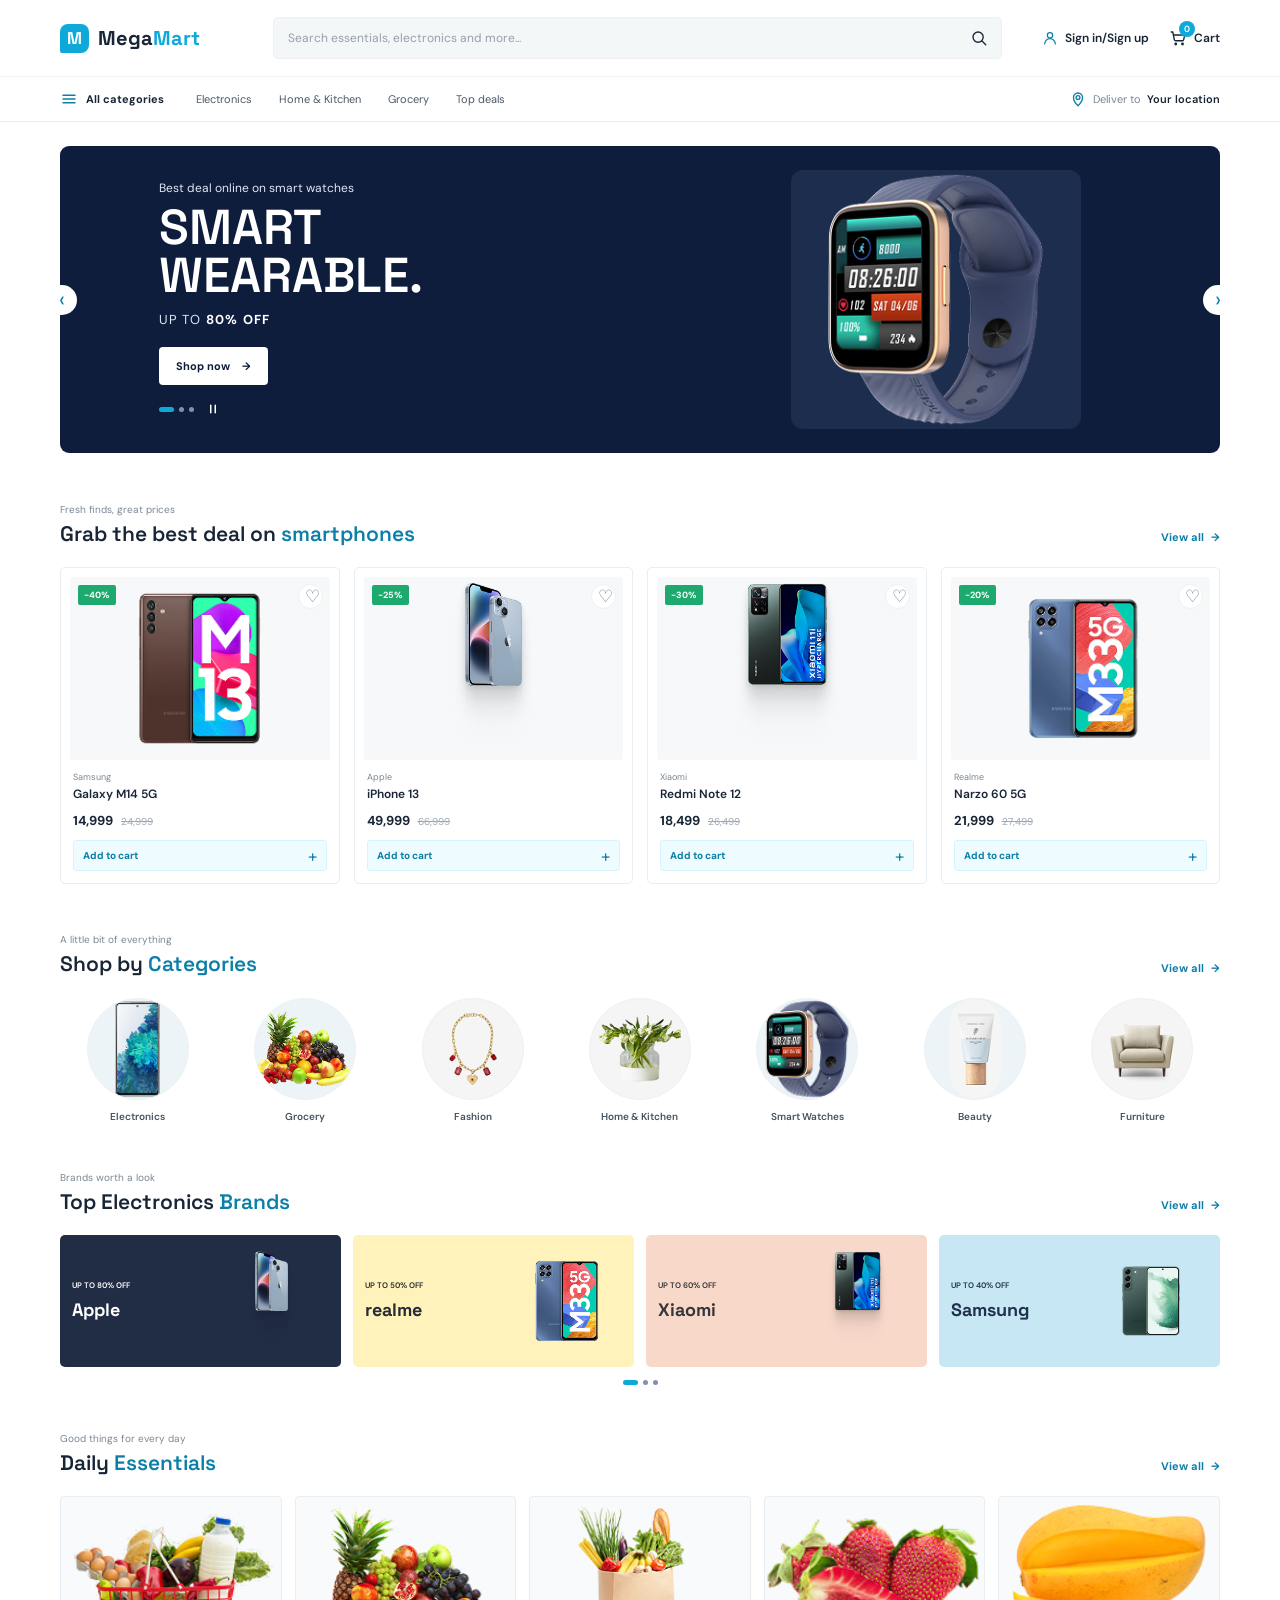
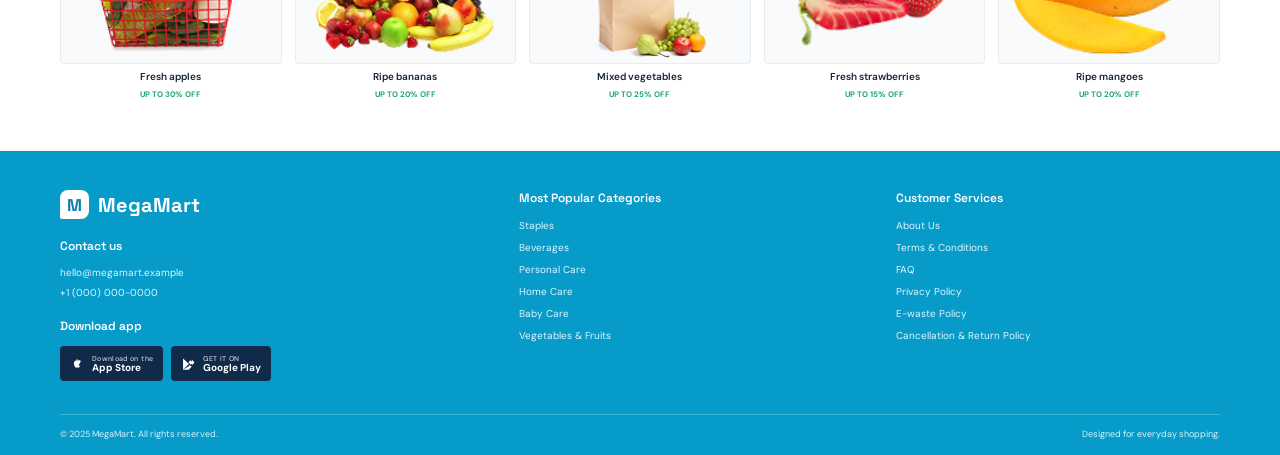
<file: index.html>
<!doctype html>
<html lang="en">

<head>
    <meta charset="utf-8">
    <meta name="viewport" content="width=device-width, initial-scale=1">
    <meta name="theme-color" content="#08a9d8">
    <meta name="description" content="Shop electronics, home goods, and daily essentials at MegaMart.">
    <title>MegaMart | Everyday shopping, made easy</title>
    <link rel="preconnect" href="https://fonts.googleapis.com">
    <link rel="preconnect" href="https://fonts.gstatic.com" crossorigin>
    <link
        href="https://fonts.googleapis.com/css2?family=DM+Sans:wght@400;500;600;700&family=Space+Grotesk:wght@500;600;700&display=swap"
        rel="stylesheet">
    <link rel="stylesheet" href="css/styles.css">
    <script src="js/main.js" defer></script>
</head>

<body>

                                 <!-- HEADER -->
    <a class="skip-link" href="#main-content">Skip to content</a>

    <header class="site-header">
        <div class="header-main page-shell">
            <a class="brand" href="#top" aria-label="MegaMart home">
                <span class="brand-mark" aria-hidden="true">M</span>
                <span>Mega<span>Mart</span></span>
            </a>

            <form class="search-form" role="search" id="product-search-form">
                <label class="visually-hidden" for="product-search">Search products</label>
                <input id="product-search" name="q" type="search"
                    placeholder="Search essentials, electronics and more..." autocomplete="off">
                <button class="search-button" type="submit" aria-label="Search products">
                    <svg viewBox="0 0 24 24" aria-hidden="true">
                        <circle cx="10.8" cy="10.8" r="6.8"></circle>
                        <path d="m16 16 5 5"></path>
                    </svg>
                </button>
            </form>

            <div class="header-actions">
                <a class="header-action account-action" href="#footer-links">
                    <span class="action-icon" aria-hidden="true">
                        <svg class="icon-svg" viewBox="0 0 24 24">
                            <path d="M20 21a8 8 0 0 0-16 0"></path>
                            <circle cx="12" cy="8" r="4"></circle>
                        </svg>
                    </span>
                    <span>Sign in/Sign up</span>
                </a>
                <button class="header-action cart-trigger" id="cart-trigger" type="button" aria-haspopup="dialog"
                    aria-controls="cart-dialog">
                    <span class="cart-icon-wrap" aria-hidden="true">
                        <svg viewBox="0 0 24 24">
                            <path d="M3 4h2l2.1 10.1a2 2 0 0 0 2 1.6h8.5a2 2 0 0 0 1.9-1.4L21 8H6"></path>
                            <circle cx="9" cy="20" r="1"></circle>
                            <circle cx="18" cy="20" r="1"></circle>
                        </svg>
                        <span class="cart-count" id="cart-count">0</span>
                    </span>
                    <span>Cart</span>
                </button>
            </div>
        </div>

        <nav class="primary-nav" aria-label="Main navigation">
            <div class="page-shell nav-inner">
                <a class="category-menu" href="#categories">
                    <span class="menu-glyph" aria-hidden="true">
                        <svg class="icon-svg" viewBox="0 0 24 24">
                            <path d="M4 7h16M4 12h16M4 17h16"></path>
                        </svg>
                    </span>
                    All categories
                </a>
                <div class="nav-links">
                    <a href="#smartphones">Electronics</a>
                    <a href="#categories">Home &amp; Kitchen</a>
                    <a href="#essentials">Grocery</a>
                    <a href="#brands">Top deals</a>
                </div>
                <a class="delivery-link" href="#footer-links">
                    <span aria-hidden="true"><svg class="icon-svg" viewBox="0 0 24 24">
                            <path d="M12 21s6-5.6 6-11a6 6 0 1 0-12 0c0 5.4 6 11 6 11Z"></path>
                            <circle cx="12" cy="10" r="2.5"></circle>
                        </svg></span>
                    Deliver to <strong>Your location</strong>
                </a>
            </div>
        </nav>
    </header>

                                       <!-- SLIDE PANEL -->
    <main id="main-content" class="page-shell" tabindex="-1">
        <section class="hero" id="top" aria-label="Featured promotions" aria-roledescription="carousel">
            <div class="hero-copy">
                <p class="eyebrow" id="hero-eyebrow">Best deal online on smart watches</p>
                <h1><span id="hero-title-first">SMART</span><span id="hero-title-second">WEARABLE.</span></h1>
                <p class="hero-offer">UP TO <strong id="hero-discount">80% OFF</strong></p>
                <a class="button button-light" href="#smartphones">Shop now <span aria-hidden="true">→</span></a>
                <div class="hero-controls">
                    <div class="hero-dots" role="group" aria-label="Choose a promotion">
                        <button class="is-active" type="button" aria-label="Show smartwatch promotion"
                            aria-current="true"></button>
                        <button type="button" aria-label="Show headphone promotion"></button>
                        <button type="button" aria-label="Show smartphone promotion"></button>
                    </div>
                    <button class="hero-pause" type="button" aria-label="Pause slideshow" title="Pause slideshow">
                        <svg viewBox="0 0 16 16" aria-hidden="true">
                            <path d="M5 3v10M11 3v10"></path>
                        </svg>
                    </button>
                </div>
            </div>
            <div class="hero-art media-frame media-hero">
                <img src="images/smart-watch-hero.webp.png" alt="Featured smartwatch promotion"
                    data-placeholder="Hero image">
            </div>
            <button class="hero-arrow hero-arrow-prev" type="button" aria-label="Previous promotion">‹</button>
            <button class="hero-arrow hero-arrow-next" type="button" aria-label="Next promotion">›</button>
                </button>
            </div>
        </section>

                                                            <!-- SMARTPHONES SECTION -->

        <section class="catalog-section" id="smartphones" aria-labelledby="smartphones-title">
            <div class="section-heading">
                <div>
                    <p class="section-kicker">Fresh finds, great prices</p>
                    <h2 id="smartphones-title">Grab the best deal on <span>smartphones</span></h2>
                </div>
                <a class="view-all" href="#smartphones">View all <span aria-hidden="true">→</span></a>
            </div>
            <div class="product-grid" id="featured-products">
                <article class="product-card" data-product-card data-search="samsung galaxy m14 smartphone">
                    <div class="product-media media-frame">
                        <span class="discount-badge">-40%</span>
                        <img src="images/galaxy-m13.webp.png" alt="Samsung Galaxy M14 smartphone"
                            data-placeholder="Product image">
                        <button class="favorite-button" type="button"
                            aria-label="Save Samsung Galaxy M14 to favourites">♡</button>
                    </div>
                    <div class="product-info">
                        <p class="product-category">Samsung</p>
                        <h3>Galaxy M14 5G</h3>
                        <div class="product-price"><strong>14,999</strong><del>24,999</del></div>
                        <button class="add-button" type="button" data-add-to-cart data-id="galaxy-m14"
                            data-name="Galaxy M14 5G" data-price="14999">Add to cart <span
                                aria-hidden="true">+</span></button>
                    </div>
                </article>

                <article class="product-card" data-product-card data-search="apple iphone 13 smartphone">
                    <div class="product-media media-frame">
                        <span class="discount-badge">-25%</span>
                        <img src="images/phone image 1.png" alt="Apple iPhone 13" data-placeholder="Product image">
                        <button class="favorite-button" type="button"
                            aria-label="Save iPhone 13 to favourites">♡</button>
                    </div>
                    <div class="product-info">
                        <p class="product-category">Apple</p>
                        <h3>iPhone 13</h3>
                        <div class="product-price"><strong>49,999</strong><del>66,999</del></div>
                        <button class="add-button" type="button" data-add-to-cart data-id="iphone-13"
                            data-name="iPhone 13" data-price="49999">Add to cart <span
                                aria-hidden="true">+</span></button>
                    </div>
                </article>

                <article class="product-card" data-product-card data-search="xiaomi redmi note 12 smartphone">
                    <div class="product-media media-frame">
                        <span class="discount-badge">-30%</span>
                        <img src="images/phone image 3.png" alt="Xiaomi Redmi Note 12" data-placeholder="Product image">
                        <button class="favorite-button" type="button"
                            aria-label="Save Redmi Note 12 to favourites">♡</button>
                    </div>
                    <div class="product-info">
                        <p class="product-category">Xiaomi</p>
                        <h3>Redmi Note 12</h3>
                        <div class="product-price"><strong>18,499</strong><del>26,499</del></div>
                        <button class="add-button" type="button" data-add-to-cart data-id="redmi-note-12"
                            data-name="Redmi Note 12" data-price="18499">Add to cart <span
                                aria-hidden="true">+</span></button>
                    </div>
                </article>

                <article class="product-card" data-product-card data-search="realme narzo 60 smartphone">
                    <div class="product-media media-frame">
                        <span class="discount-badge">-20%</span>
                        <img src="images/galaxy-m33.webp.png" alt="Realme Narzo 60" data-placeholder="Product image">
                        <button class="favorite-button" type="button"
                            aria-label="Save Realme Narzo 60 to favourites">♡</button>
                    </div>
                    <div class="product-info">
                        <p class="product-category">Realme</p>
                        <h3>Narzo 60 5G</h3>
                        <div class="product-price"><strong>21,999</strong><del>27,499</del></div>
                        <button class="add-button" type="button" data-add-to-cart data-id="realme-narzo-60"
                            data-name="Narzo 60 5G" data-price="21999">Add to cart <span
                                aria-hidden="true">+</span></button>
                    </div>
                </article>
            </div>
            <p class="search-empty" id="search-empty" hidden>No products match your search. Try another term.</p>
        </section>

                                        <!-- CATEGORIES SECTION -->

        <section class="catalog-section category-section" id="categories" aria-labelledby="categories-title">
            <div class="section-heading">
                <div>
                    <p class="section-kicker">A little bit of everything</p>
                    <h2 id="categories-title">Shop by <span>Categories</span></h2>
                </div>
                <a class="view-all" href="#categories">View all <span aria-hidden="true">→</span></a>
            </div>
            <div class="category-grid">
                <a class="category-item" href="#smartphones"><span class="category-image media-frame"><img
                            src="images/mobile.png" alt=""
                            data-placeholder="Category image"></span><span>Electronics</span></a>
                <a class="category-item" href="#essentials"><span class="category-image media-frame"><img
                            src="images/fruits.png" alt=""
                            data-placeholder="Category image"></span><span>Grocery</span></a>
                <a class="category-item" href="#categories"><span class="category-image media-frame"><img
                            src="images/accessories.png" alt=""
                            data-placeholder="Category image"></span><span>Fashion</span></a>
                <a class="category-item" href="#categories"><span class="category-image media-frame"><img
                            src="images/decor.png" alt="" data-placeholder="Category image"></span><span>Home &amp;
                        Kitchen</span></a>
                <a class="category-item" href="#smartphones"><span class="category-image media-frame"><img
                            src="images/watches.png" alt="" data-placeholder="Category image"></span><span>Smart
                        Watches</span></a>
                <a class="category-item" href="#categories"><span class="category-image media-frame"><img
                            src="images/cosmetics.png" alt=""
                            data-placeholder="Category image"></span><span>Beauty</span></a>
                <a class="category-item" href="#categories"><span class="category-image media-frame"><img
                            src="images/furniture.png" alt=""
                            data-placeholder="Category image"></span><span>Furniture</span></a>
            </div>
        </section>

                                              <!-- ELECTRONICS BRANDS SECTION -->

        <section class="catalog-section brands-section" id="brands" aria-labelledby="brands-title">
            <div class="section-heading">
                <div>
                    <p class="section-kicker">Brands worth a look</p>
                    <h2 id="brands-title">Top Electronics <span>Brands</span></h2>
                </div>
                <a class="view-all" href="#brands">View all <span aria-hidden="true">→</span></a>
            </div>
            <div class="brand-grid">
                <a class="brand-tile brand-tile-dark" href="#smartphones">
                    <span class="brand-tile-copy"><small>UP TO 80% OFF</small><strong>Apple</strong></span>
                    <span class="brand-art media-frame"><img src="images/phone image 1.png"
                            alt="Apple devices promotion" data-placeholder="Brand image"></span>
                </a>
                <a class="brand-tile brand-tile-yellow" href="#smartphones">
                    <span class="brand-tile-copy"><small>UP TO 50% OFF</small><strong>realme</strong></span>
                    <span class="brand-art media-frame"><img src="images/galaxy-m33.webp.png"
                            alt="Realme devices promotion" data-placeholder="Brand image"></span>
                </a>
                <a class="brand-tile brand-tile-peach" href="#smartphones">
                    <span class="brand-tile-copy"><small>UP TO 60% OFF</small><strong>Xiaomi</strong></span>
                    <span class="brand-art media-frame"><img src="images/phone image 3.png"
                            alt="Xiaomi devices promotion" data-placeholder="Brand image"></span>
                </a>
                <a class="brand-tile brand-tile-blue" href="#smartphones">
                    <span class="brand-tile-copy"><small>UP TO 40% OFF</small><strong>Samsung</strong></span>
                    <span class="brand-art media-frame"><img src="images/galaxy-s22-green.webp.png"
                            alt="Samsung devices promotion" data-placeholder="Brand image"></span>
                </a>
            </div>
            <div class="carousel-dots" aria-hidden="true"><span class="is-active"></span><span></span><span></span>
            </div>
        </section>

                                       <!-- DAILY ESSENTIALS SECTION -->

        <section class="catalog-section essentials-section" id="essentials" aria-labelledby="essentials-title">
            <div class="section-heading">
                <div>
                    <p class="section-kicker">Good things for every day</p>
                    <h2 id="essentials-title">Daily <span>Essentials</span></h2>
                </div>
                <a class="view-all" href="#essentials">View all <span aria-hidden="true">→</span></a>
            </div>
            <div class="essentials-grid">
                <a class="essential-item" href="#essentials"><span class="essential-media media-frame"><img
                            src="images/daily essentials.png" alt="Fresh apples"
                            data-placeholder="Product image"></span><strong>Fresh apples</strong><small>UP TO 30%
                        OFF</small></a>
                <a class="essential-item" href="#essentials"><span class="essential-media media-frame"><img
                            src="images/fruits.png" alt="Ripe bananas"
                            data-placeholder="Product image"></span><strong>Ripe bananas</strong><small>UP TO 20%
                        OFF</small></a>
                <a class="essential-item" href="#essentials"><span class="essential-media media-frame"><img
                            src="images/vegetables.png" alt="Mixed vegetables"
                            data-placeholder="Product image"></span><strong>Mixed vegetables</strong><small>UP TO 25%
                        OFF</small></a>
                <a class="essential-item" href="#essentials"><span class="essential-media media-frame"><img
                            src="images/strawberry.png" alt="Fresh strawberries"
                            data-placeholder="Product image"></span><strong>Fresh strawberries</strong><small>UP TO 15%
                        OFF</small></a>
                <a class="essential-item" href="#essentials"><span class="essential-media media-frame"><img
                            src="images/mango.png" alt="Ripe mangoes"
                            data-placeholder="Product image"></span><strong>Ripe mangoes</strong><small>UP TO 20%
                        OFF</small></a>
            </div>
        </section>
    </main>

    <footer class="site-footer" id="footer-links">
        <div class="page-shell footer-grid">
            <div class="footer-brand-column">
                <a class="brand brand-footer" href="#top"><span class="brand-mark"
                        aria-hidden="true">M</span><span>Mega<span>Mart</span></span></a>
                <h2>Contact us</h2>
                <a href="mailto:hello@megamart.example">hello@megamart.example</a>
                <a href="tel:+10000000000">+1 (000) 000-0000</a>
                <h2 class="download-heading">Download app</h2>
                <div class="store-links">
                    <a href="#footer-links" class="store-link">
                        <svg class="store-icon" viewBox="0 0 24 24" aria-hidden="true">
                            <path
                                d="M15.1 12.7c0 2.1 1.9 2.8 2 2.9-.2.5-.4.9-.7 1.3-.5.8-.9 1.4-1.6 1.4-.7 0-1.2-.4-2.3-.4-1.1 0-1.5.4-2.3.4-.7 0-1.3-.7-1.8-1.5-.9-1.3-1.6-3.7-1.6-5.9 0-1.8.9-3.5 2.2-4.4.7-.5 1.5-.8 2.3-.8.8 0 1.5.4 2.2.4.7 0 1.6-.4 2.6-.4.5 0 1.9.2 2.8 1.6-.1.1-1.7 1-1.7 3.1Zm-2.4-7.5c.4-.5.8-1.1.8-1.8-.8.1-1.7.5-2.3 1.2-.4.4-.8 1.1-.7 1.8.8.1 1.7-.4 2.2-1.2Z">
                            </path>
                        </svg>
                        <span><small>Download on the</small><strong>App Store</strong></span>
                    </a>
                    <a href="#footer-links" class="store-link">
                        <svg class="store-icon" viewBox="0 0 24 24" aria-hidden="true">
                            <path
                                d="M3.5 2.6 13.8 12l-10.3 9.4A1.8 1.8 0 0 1 3.5 20V4a1.8 1.8 0 0 1 0-1.4Zm12.6 10.3 2.6-2.3c.8-.7.8-1.9 0-2.6l-2.6-2.3-3.2 3.2 3.2 4.1Zm-3.2 3.2L3.5 21.4c.3.2.6.3 1 .3h8.5l5.4-4.9-3.2-3.2Zm5.9-8.8-2.8 2.5 3.3 3.3 2.8-2.5c.8-.7.8-1.9 0-2.6l-3.3-3.2Z">
                            </path>
                        </svg>
                        <span><small>GET IT ON</small><strong>Google Play</strong></span>
                    </a>
                </div>
            </div>
            <div class="footer-link-group">
                <h2>Most Popular Categories</h2>
                <a href="#smartphones">Staples</a><a href="#smartphones">Beverages</a><a href="#smartphones">Personal
                    Care</a><a href="#smartphones">Home Care</a><a href="#smartphones">Baby Care</a><a
                    href="#smartphones">Vegetables &amp; Fruits</a>
            </div>
            <div class="footer-link-group">
                <h2>Customer Services</h2>
                <a href="#footer-links">About Us</a><a href="#footer-links">Terms &amp; Conditions</a><a
                    href="#footer-links">FAQ</a><a href="#footer-links">Privacy Policy</a><a
                    href="#footer-links">E-waste Policy</a><a href="#footer-links">Cancellation &amp; Return Policy</a>
            </div>
        </div>
        <div class="footer-bottom page-shell"><span>© 2025 MegaMart. All rights reserved.</span><span>Designed for
                everyday shopping.</span></div>
    </footer>

    <dialog class="cart-dialog" id="cart-dialog" aria-labelledby="cart-title">
        <div class="cart-dialog-header">
            <h2 id="cart-title">Your cart</h2><button class="dialog-close" id="cart-close" type="button"
                aria-label="Close cart">×</button>
        </div>
        <div class="cart-lines" id="cart-lines"></div>
        <div class="cart-empty" id="cart-empty">Your cart is empty. Find something you'll love.</div>
        <div class="cart-dialog-footer" id="cart-footer">
            <div><span>Subtotal</span><strong id="cart-subtotal">0</strong></div>
            <div class="cart-footer-actions">
                <button class="button button-primary" id="checkout-button" type="button">Proceed to checkout <span
                        aria-hidden="true">→</span></button>
                <button class="button button-secondary" id="clear-cart" type="button">Clear cart</button>
            </div>
        </div>
        <p class="cart-note">Demo checkout only. No order is submitted and no payment is taken.</p>
    </dialog>
</body>

</html>
</file>
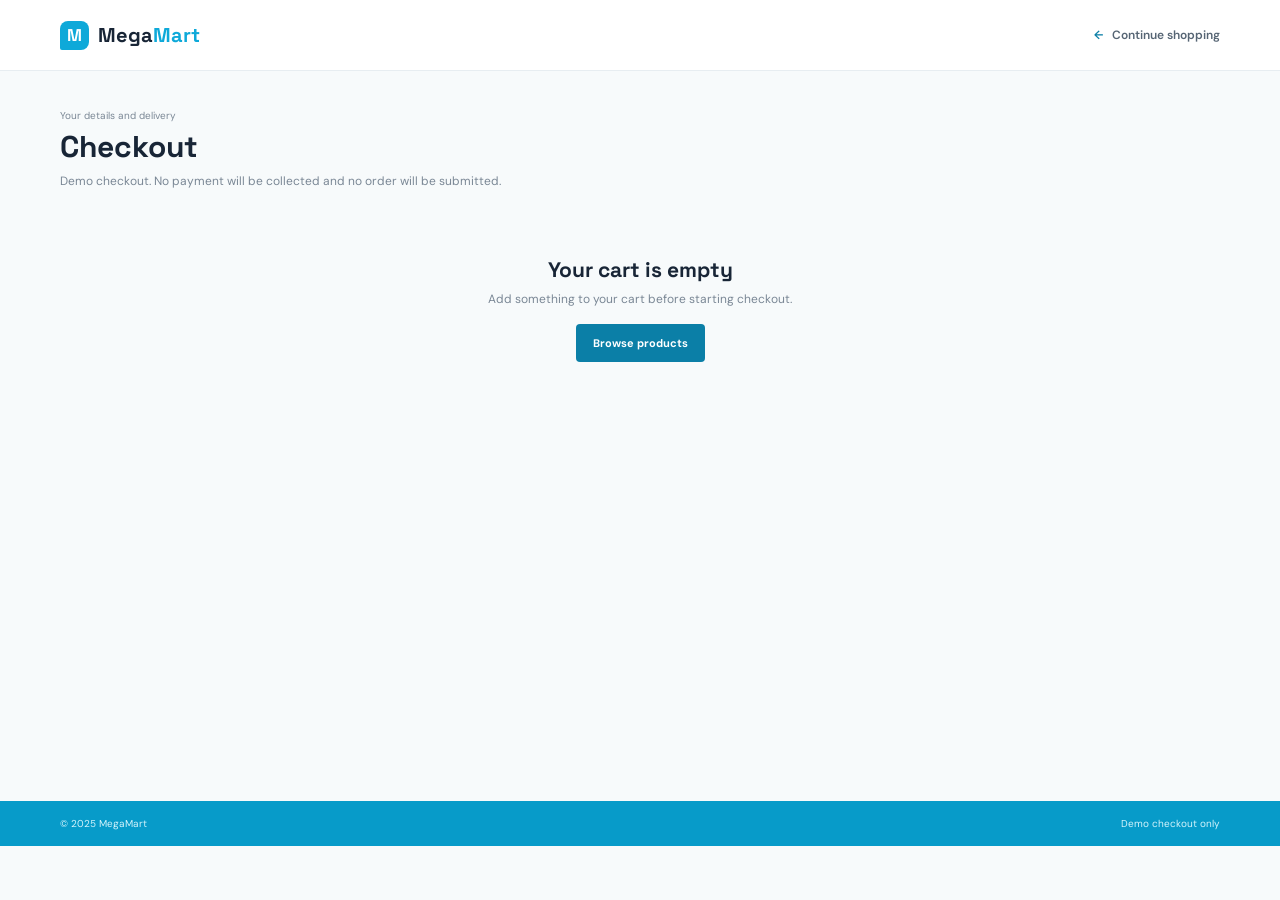
<file: checkout.html>
<!doctype html>
<html lang="en">
<head>
  <meta charset="utf-8">
  <meta name="viewport" content="width=device-width, initial-scale=1">
  <meta name="theme-color" content="#08a9d8">
  <meta name="description" content="Review your MegaMart demo checkout and delivery option.">
  <title>Checkout | MegaMart</title>
  <link rel="preconnect" href="https://fonts.googleapis.com">
  <link rel="preconnect" href="https://fonts.gstatic.com" crossorigin>
  <link href="https://fonts.googleapis.com/css2?family=DM+Sans:wght@400;500;600;700&family=Space+Grotesk:wght@500;600;700&display=swap" rel="stylesheet">
  <link rel="stylesheet" href="css/styles.css">
  <link rel="stylesheet" href="css/checkout.css">
  <script src="js/checkout.js" defer></script>
</head>
<body class="checkout-page">
  <a class="skip-link" href="#checkout-main">Skip to checkout</a>
  <header class="checkout-header">
    <div class="page-shell checkout-header-inner">
      <a class="brand" href="index.html" aria-label="MegaMart home">
        <span class="brand-mark" aria-hidden="true">M</span>
        <span>Mega<span>Mart</span></span>
      </a>
      <a class="checkout-back-link" href="index.html#smartphones"><span aria-hidden="true">←</span> Continue shopping</a>
    </div>
  </header>

  <main class="page-shell checkout-main" id="checkout-main" tabindex="-1">
    <div class="checkout-heading">
      <p class="section-kicker">Your details and delivery</p>
      <h1>Checkout</h1>
      <p>Demo checkout. No payment will be collected and no order will be submitted.</p>
    </div>

    <div class="checkout-empty" id="checkout-empty" hidden>
      <h2>Your cart is empty</h2>
      <p>Add something to your cart before starting checkout.</p>
      <a class="button button-primary" href="index.html#smartphones">Browse products</a>
    </div>

    <div class="checkout-layout" id="checkout-layout">
      <form class="checkout-form" id="checkout-form">
        <section class="checkout-section" aria-labelledby="contact-heading">
          <div class="checkout-section-heading"><span>01</span><h2 id="contact-heading">Contact details</h2></div>
          <div class="form-grid">
            <div class="field field-wide">
              <label for="customer-name">Full name <span aria-hidden="true">*</span></label>
              <input id="customer-name" name="name" type="text" autocomplete="name" minlength="2" maxlength="100" required>
            </div>
            <div class="field">
              <label for="customer-email">Email address <span aria-hidden="true">*</span></label>
              <input id="customer-email" name="email" type="email" autocomplete="email" maxlength="160" required>
            </div>
            <div class="field">
              <label for="customer-phone">Phone number <span aria-hidden="true">*</span></label>
              <input id="customer-phone" name="phone" type="tel" autocomplete="tel" inputmode="tel" pattern="[0-9+(). -]{7,20}" title="Enter 7 to 20 digits or phone symbols." required>
            </div>
          </div>
        </section>

        <section class="checkout-section" aria-labelledby="delivery-heading">
          <div class="checkout-section-heading"><span>02</span><h2 id="delivery-heading">Delivery address</h2></div>
          <div class="form-grid">
            <div class="field field-wide">
              <label for="delivery-address">Street address <span aria-hidden="true">*</span></label>
              <input id="delivery-address" name="address" type="text" autocomplete="street-address" maxlength="180" required>
            </div>
            <div class="field">
              <label for="delivery-city">City or town <span aria-hidden="true">*</span></label>
              <input id="delivery-city" name="city" type="text" autocomplete="address-level2" maxlength="80" required>
            </div>
            <div class="field">
              <label for="delivery-region">State or region <span aria-hidden="true">*</span></label>
              <input id="delivery-region" name="region" type="text" autocomplete="address-level1" maxlength="80" required>
            </div>
            <div class="field field-wide">
              <label for="delivery-instructions">Delivery instructions <span class="optional-label">Optional</span></label>
              <textarea id="delivery-instructions" name="instructions" rows="3" maxlength="300"></textarea>
            </div>
          </div>
        </section>

        <fieldset class="checkout-section delivery-section">
          <legend class="checkout-section-heading"><span>03</span><span class="legend-title">Delivery option</span></legend>
          <p class="delivery-caption">Choose how you would like to receive your order.</p>
          <div class="delivery-options">
            <label class="delivery-option">
              <input type="radio" name="delivery" value="standard" data-fee="2499" checked>
              <span class="delivery-choice"><strong>Standard delivery</strong><small>Estimated 3–5 business days</small></span>
              <strong class="delivery-price">2,499</strong>
            </label>
            <label class="delivery-option">
              <input type="radio" name="delivery" value="express" data-fee="4999">
              <span class="delivery-choice"><strong>Express delivery</strong><small>Estimated 1–2 business days</small></span>
              <strong class="delivery-price">4,999</strong>
            </label>
          </div>
          <p class="sample-fee-note">Delivery fees and estimates are sample values. Confirm your service area, currency, and rates before launch.</p>
        </fieldset>

        <button class="button button-primary review-order-button" type="submit">Review demo order <span aria-hidden="true">→</span></button>
        <p class="checkout-privacy-note">Your details stay in this browser and are not sent anywhere.</p>
      </form>

      <aside class="order-summary" aria-labelledby="summary-heading">
        <div class="summary-heading-row"><h2 id="summary-heading">Order summary</h2><span id="summary-item-count">0 items</span></div>
        <div class="summary-lines" id="summary-lines"></div>
        <div class="summary-totals">
          <div><span>Subtotal</span><strong id="summary-subtotal">0</strong></div>
          <div><span>Delivery</span><strong id="summary-delivery">2,499</strong></div>
          <div class="summary-total"><span>Total</span><strong id="summary-total">0</strong></div>
        </div>
        <p class="summary-currency-note">Sample amounts only. No currency is configured.</p>
        <div class="demo-review" id="demo-review" role="status" tabindex="-1" hidden>
          <strong>Review ready</strong>
          <p>This is a front-end demo. No order was submitted, no payment was taken, and your cart is unchanged.</p>
        </div>
      </aside>
    </div>
  </main>

  <footer class="checkout-footer"><div class="page-shell">© 2025 MegaMart <span>Demo checkout only</span></div></footer>
</body>
</html>
</file>
<file: css/styles.css>
:root {
  --ink: #182536;
  --muted: #7a8795;
  --line: #e7edf1;
  --paper: #ffffff;
  --canvas: #f5f7f9;
  --blue: #0ea9d9;
  --blue-dark: #0b7fa7;
  --navy: #0f1d3d;
  --green: #1ea96f;
  --font-body: "DM Sans", "Segoe UI", sans-serif;
  --font-display: "Space Grotesk", "Segoe UI", sans-serif;
}

* { box-sizing: border-box; }

html {
  scroll-behavior: smooth;
}

body {
  margin: 0;
  min-width: 320px;
  background: var(--paper);
  color: var(--ink);
  font-family: var(--font-body);
  font-size: 14px;
  text-rendering: optimizeLegibility;
}

img {
  display: block;
  max-width: 100%;
}

button,
input,
a {
  font: inherit;
}

button,
a {
  -webkit-tap-highlight-color: transparent;
}

a {
  color: inherit;
  text-decoration: none;
}

button {
  color: inherit;
}

:focus-visible {
  outline: 3px solid #f2b240;
  outline-offset: 3px;
}

.page-shell {
  width: min(1160px, calc(100% - 48px));
  margin-inline: auto;
}

.skip-link {
  position: absolute;
  left: -9999px;
  top: 0;
}

.skip-link:focus {
  left: 12px;
  top: 12px;
  z-index: 50;
  padding: 10px 14px;
  background: white;
  border: 1px solid var(--line);
}

.visually-hidden {
  position: absolute;
  width: 1px;
  height: 1px;
  overflow: hidden;
  clip: rect(0, 0, 0, 0);
  white-space: nowrap;
  border: 0;
}

.site-header {
  background: white;
}

.header-main {
  display: grid;
  grid-template-columns: 185px minmax(250px, 1fr) 190px;
  align-items: center;
  gap: 28px;
  min-height: 76px;
}

.brand {
  display: inline-flex;
  align-items: center;
  gap: 9px;
  width: fit-content;
  font-family: var(--font-display);
  font-size: 20px;
  font-weight: 700;
  white-space: nowrap;
}

.brand > span:last-child > span {
  color: var(--blue);
}

.brand-mark {
  display: grid;
  place-items: center;
  width: 29px;
  height: 29px;
  color: white;
  background: var(--blue);
  border-radius: 8px 8px 8px 2px;
  font-size: 17px;
}

.search-form {
  display: flex;
  align-items: center;
  height: 42px;
  padding: 0 7px 0 14px;
  background: #f3f7f8;
  border: 1px solid #edf1f4;
  border-radius: 5px;
}

.search-form input {
  width: 100%;
  min-width: 0;
  padding: 0;
  color: var(--ink);
  background: transparent;
  border: 0;
  outline: 0;
  font-size: 12px;
}

.search-form input::placeholder {
  color: #95a0ab;
}

.search-button {
  display: grid;
  place-items: center;
  width: 30px;
  height: 30px;
  flex: 0 0 30px;
  padding: 6px;
  background: transparent;
  border: 0;
  cursor: pointer;
}

.search-button svg,
.cart-icon-wrap svg,
.icon-svg,
.menu-glyph svg,
.delivery-link svg,
.store-icon {
  width: 18px;
  height: 18px;
  fill: none;
  stroke: currentColor;
  stroke-linecap: round;
  stroke-linejoin: round;
  stroke-width: 1.8;
}

.header-actions {
  display: flex;
  align-items: center;
  justify-content: flex-end;
  gap: 20px;
  font-size: 12px;
  font-weight: 600;
}

.header-action {
  display: inline-flex;
  align-items: center;
  gap: 7px;
  padding: 5px 0;
  background: none;
  border: 0;
  cursor: pointer;
}

.action-icon {
  display: inline-grid;
  place-items: center;
  color: var(--blue-dark);
  line-height: 1;
}

.action-icon svg {
  width: 16px;
  height: 16px;
}

.cart-icon-wrap {
  position: relative;
  display: inline-flex;
}

.cart-count {
  position: absolute;
  top: -8px;
  right: -8px;
  display: grid;
  place-items: center;
  min-width: 16px;
  height: 16px;
  padding: 0 4px;
  color: white;
  background: var(--blue);
  border-radius: 20px;
  font-size: 9px;
  line-height: 1;
}

.primary-nav {
  border-top: 1px solid #f0f2f4;
  border-bottom: 1px solid var(--line);
}

.nav-inner {
  display: flex;
  align-items: center;
  gap: 32px;
  min-height: 44px;
  font-size: 11px;
}

.category-menu {
  display: inline-flex;
  align-items: center;
  gap: 8px;
  color: var(--ink);
  font-weight: 700;
  white-space: nowrap;
}

.menu-glyph {
  display: inline-grid;
  place-items: center;
  color: var(--blue-dark);
}

.nav-links {
  display: flex;
  align-items: center;
  gap: 27px;
  color: #4c5967;
}

.delivery-link {
  display: flex;
  align-items: center;
  gap: 6px;
  margin-left: auto;
  color: var(--muted);
  white-space: nowrap;
}

.delivery-link > span {
  display: inline-grid;
  place-items: center;
  color: var(--blue-dark);
}

.delivery-link strong {
  color: var(--ink);
  font-weight: 600;
}

.hero {
  position: relative;
  display: flex;
  align-items: center;
  min-height: 285px;
  margin-top: 24px;
  padding: 34px 8.5%;
  overflow: hidden;
  color: white;
  background: var(--navy);
  border-radius: 9px;
}

.hero-copy {
  position: relative;
  z-index: 2;
  display: flex;
  flex-direction: column;
  align-items: flex-start;
  width: 54%;
}

.eyebrow {
  margin: 0 0 7px;
  color: #dfe7f3;
  font-size: 12px;
}

.hero h1 {
  margin: 0;
  font-family: var(--font-display);
  font-size: clamp(30px, 4vw, 49px);
  font-weight: 600;
  line-height: 0.98;
}

.hero h1 span {
  display: block;
}

.hero-offer {
  margin: 12px 0 19px;
  color: #dfe7f3;
  font-size: 13px;
  letter-spacing: 1.2px;
}

.hero-offer strong {
  color: white;
  font-weight: 700;
}

.button {
  display: inline-flex;
  align-items: center;
  justify-content: center;
  gap: 12px;
  min-height: 38px;
  padding: 0 17px;
  border: 0;
  border-radius: 4px;
  font-size: 11px;
  font-weight: 700;
  cursor: pointer;
}

.button:hover {
  filter: brightness(0.96);
}

.button-light {
  color: var(--navy);
  background: white;
}

.button-primary {
  color: white;
  background: var(--blue-dark);
}

.media-frame {
  position: relative;
  isolation: isolate;
  overflow: hidden;
  background: #edf4f7;
}

.media-frame img {
  width: 100%;
  height: 100%;
  object-fit: contain;
}

.media-frame.is-missing {
  display: grid;
  place-items: center;
}

.media-frame.is-missing::after {
  content: attr(data-placeholder);
  position: absolute;
  inset: 0;
  display: grid;
  place-items: center;
  padding: 12px;
  color: #7d8e9a;
  background: linear-gradient(135deg, #f0f6f9, #e8eff4);
  font-size: 10px;
  font-weight: 600;
  text-align: center;
}

.media-hero {
  position: absolute;
  top: 24px;
  right: 12%;
  width: 25%;
  height: calc(100% - 48px);
  background: #1d2d4d;
  border-radius: 12px;
}

.media-hero.is-missing::after {
  color: #d9e2ee;
  background: #1d2d4d;
  font-size: 12px;
}

.hero-arrow {
  position: absolute;
  z-index: 3;
  top: 50%;
  display: grid;
  place-items: center;
  width: 30px;
  height: 30px;
  padding: 0;
  color: var(--blue-dark);
  background: white;
  border: 0;
  border-radius: 50%;
  font-size: 22px;
  line-height: 1;
  transform: translateY(-50%);
  cursor: pointer;
}

.hero-arrow-prev { left: -13px; }
.hero-arrow-next { right: -13px; }

.hero-controls {
  position: static;
  z-index: 3;
  display: flex;
  align-items: center;
  gap: 9px;
  margin-top: 14px;
  width: fit-content;
}

.hero-dots,
.carousel-dots {
  display: flex;
  justify-content: center;
  gap: 5px;
}

.hero-dots button {
  width: 5px;
  height: 5px;
  padding: 0;
  background: #8390ad;
  border: 0;
  border-radius: 50%;
  cursor: pointer;
}

.hero-dots button.is-active {
  width: 15px;
  background: var(--blue);
  border-radius: 5px;
}

.hero-pause {
  display: grid;
  place-items: center;
  width: 20px;
  height: 20px;
  padding: 4px;
  color: white;
  background: transparent;
  border: 0;
  cursor: pointer;
}

.hero-pause svg {
  width: 12px;
  height: 12px;
  fill: none;
  stroke: currentColor;
  stroke-linecap: round;
  stroke-width: 2;
}

.carousel-dots span {
  width: 5px;
  height: 5px;
  background: #8390ad;
  border-radius: 50%;
}

.carousel-dots .is-active {
  width: 15px;
  background: var(--blue);
  border-radius: 5px;
}

.catalog-section {
  padding-top: 50px;
}

.section-heading {
  display: flex;
  align-items: end;
  justify-content: space-between;
  gap: 16px;
  margin-bottom: 20px;
}

.section-kicker {
  margin: 0 0 5px;
  color: var(--muted);
  font-size: 10px;
}

.section-heading h2 {
  margin: 0;
  font-family: var(--font-display);
  font-size: 21px;
  font-weight: 600;
  line-height: 1.25;
}

.section-heading h2 span {
  color: var(--blue-dark);
}

.view-all {
  flex: 0 0 auto;
  padding-bottom: 3px;
  color: var(--blue-dark);
  font-size: 11px;
  font-weight: 700;
}

.view-all span {
  padding-left: 4px;
}

.product-grid {
  display: grid;
  grid-template-columns: repeat(4, minmax(0, 1fr));
  gap: 14px;
}

.product-card {
  min-width: 0;
  overflow: hidden;
  border: 1px solid var(--line);
  border-radius: 5px;
  transition: box-shadow 0.18s ease, transform 0.18s ease;
}

.product-card:hover {
  box-shadow: 0 9px 24px rgba(24, 37, 54, 0.08);
  transform: translateY(-2px);
}

.product-media {
  position: relative;
  height: 183px;
  margin: 9px 9px 0;
  background: #f6f8f9;
  border-radius: 3px;
}

.discount-badge {
  position: absolute;
  z-index: 2;
  top: 8px;
  left: 8px;
  padding: 4px 6px;
  color: white;
  background: var(--green);
  border-radius: 2px;
  font-size: 9px;
  font-weight: 700;
}

.favorite-button {
  position: absolute;
  z-index: 2;
  top: 7px;
  right: 7px;
  display: grid;
  place-items: center;
  width: 25px;
  height: 25px;
  color: #6e7d8f;
  background: white;
  border: 1px solid #edf0f2;
  border-radius: 50%;
  font-size: 17px;
  line-height: 1;
  cursor: pointer;
}

.favorite-button[aria-pressed="true"] {
  color: #d95d6b;
}

.product-info {
  padding: 11px 12px 12px;
}

.product-category {
  margin: 0 0 3px;
  color: var(--muted);
  font-size: 9px;
}

.product-info h3 {
  min-height: 18px;
  margin: 0 0 8px;
  overflow: hidden;
  font-size: 12px;
  font-weight: 600;
  text-overflow: ellipsis;
  white-space: nowrap;
}

.product-price {
  display: flex;
  align-items: baseline;
  gap: 8px;
  margin-bottom: 11px;
}

.product-price strong {
  font-size: 13px;
}

.product-price del {
  color: #9ca8b5;
  font-size: 10px;
}

.add-button {
  display: flex;
  align-items: center;
  justify-content: space-between;
  width: 100%;
  min-height: 31px;
  padding: 0 9px;
  color: var(--blue-dark);
  background: #eefbff;
  border: 1px solid #d8f3fd;
  border-radius: 3px;
  font-size: 10px;
  font-weight: 700;
  cursor: pointer;
}

.add-button span {
  font-size: 17px;
  font-weight: 400;
}

.add-button:hover {
  color: white;
  background: var(--blue-dark);
}

.search-empty {
  padding: 26px 0;
  color: var(--muted);
  text-align: center;
}

.category-section {
  padding-top: 49px;
}

.category-grid {
  display: grid;
  grid-template-columns: repeat(7, minmax(0, 1fr));
  gap: 12px;
}

.category-item {
  display: flex;
  flex-direction: column;
  align-items: center;
  gap: 10px;
  min-width: 0;
  color: #465360;
  font-size: 10px;
  font-weight: 600;
  text-align: center;
}

.category-image {
  width: min(100%, 102px);
  aspect-ratio: 1;
  border: 1px solid #edf1f3;
  border-radius: 50%;
}

.category-image img {
  border-radius: 50%;
}

.category-image.is-missing::after {
  padding: 14px;
  border-radius: 50%;
  font-size: 9px;
}

.category-item:hover .category-image {
  border-color: var(--blue);
}

.brands-section {
  padding-top: 48px;
}

.brand-grid {
  display: grid;
  grid-template-columns: repeat(4, minmax(0, 1fr));
  gap: 12px;
}

.brand-tile {
  position: relative;
  display: flex;
  align-items: center;
  min-height: 132px;
  padding: 16px 12px;
  overflow: hidden;
  border-radius: 5px;
}

.brand-tile-dark { color: white; background: #212c45; }
.brand-tile-yellow { color: #262c32; background: #fff2ba; }
.brand-tile-peach { color: #34363a; background: #f8d8c9; }
.brand-tile-blue { color: #20314d; background: #c7e7f5; }

.brand-tile-copy {
  position: relative;
  z-index: 2;
  display: flex;
  flex-direction: column;
  gap: 8px;
  max-width: 54%;
}

.brand-tile-copy small {
  font-size: 8px;
  font-weight: 600;
}

.brand-tile-copy strong {
  font-family: var(--font-display);
  font-size: 18px;
}

.brand-art {
  position: absolute;
  top: 13px;
  right: 9px;
  width: 43%;
  height: calc(100% - 26px);
  background: transparent;
}

.brand-art.is-missing::after {
  padding: 7px;
  color: #677886;
  background: rgba(255, 255, 255, 0.4);
  font-size: 8px;
}

.carousel-dots {
  padding-top: 13px;
}

.essentials-section {
  padding-top: 47px;
  padding-bottom: 52px;
}

.essentials-grid {
  display: grid;
  grid-template-columns: repeat(5, minmax(0, 1fr));
  gap: 13px;
}

.essential-item {
  display: flex;
  min-width: 0;
  flex-direction: column;
  align-items: center;
  gap: 6px;
  text-align: center;
}

.essential-media {
  width: 100%;
  aspect-ratio: 1 / 0.76;
  border: 1px solid var(--line);
  border-radius: 4px;
  background: #f8fafb;
}

.essential-media.is-missing::after {
  font-size: 9px;
}

.essential-item strong {
  max-width: 100%;
  overflow: hidden;
  font-size: 10px;
  font-weight: 600;
  text-overflow: ellipsis;
  white-space: nowrap;
}

.essential-item small {
  color: var(--green);
  font-size: 8px;
  font-weight: 700;
}

.site-footer {
  color: white;
  background: #079bc9;
}

.footer-grid {
  display: grid;
  grid-template-columns: 1.25fr 1fr 1fr;
  gap: 54px;
  padding-top: 39px;
  padding-bottom: 33px;
}

.brand-footer {
  margin-bottom: 19px;
  font-size: 20px;
}

.brand-footer > span:last-child > span {
  color: white;
}

.brand-footer .brand-mark {
  color: var(--blue-dark);
  background: white;
}

.footer-brand-column h2,
.footer-link-group h2 {
  margin: 0 0 12px;
  font-family: var(--font-display);
  font-size: 12px;
  font-weight: 600;
}

.footer-brand-column > a:not(.brand) {
  display: block;
  margin-top: 7px;
  color: #def7ff;
  font-size: 10px;
}

.footer-brand-column .download-heading {
  margin-top: 19px;
}

.store-links {
  display: flex;
  gap: 8px;
  flex-wrap: wrap;
}

.store-link {
  display: inline-flex;
  align-items: center;
  gap: 8px;
  min-height: 35px;
  padding: 7px 10px;
  color: white;
  background: #102b49;
  border-radius: 4px;
  font-weight: 600;
}

.store-link span {
  display: flex;
  flex-direction: column;
  align-items: flex-start;
  line-height: 1.1;
}

.store-link small {
  display: block;
  font-size: 7px;
  font-weight: 500;
  letter-spacing: 0.05em;
  opacity: 0.8;
}

.store-link strong {
  display: block;
  font-size: 10px;
  font-weight: 700;
}

.store-icon {
  width: 14px;
  height: 14px;
  fill: currentColor;
  stroke: none;
}

.footer-link-group {
  display: flex;
  flex-direction: column;
  align-items: flex-start;
  gap: 9px;
}

.footer-link-group h2 {
  margin-bottom: 4px;
}

.footer-link-group a {
  color: #def7ff;
  font-size: 10px;
}

.footer-bottom {
  display: flex;
  justify-content: space-between;
  gap: 16px;
  padding-top: 13px;
  padding-bottom: 15px;
  color: #d5f4fc;
  border-top: 1px solid rgba(255, 255, 255, 0.24);
  font-size: 9px;
}

.cart-dialog {
  width: min(420px, calc(100% - 28px));
  max-height: min(640px, calc(100% - 28px));
  padding: 0;
  color: var(--ink);
  border: 0;
  border-radius: 8px;
  box-shadow: 0 24px 70px rgba(18, 28, 59, 0.25);
}

.cart-dialog::backdrop {
  background: rgba(18, 28, 59, 0.45);
}

.cart-dialog-header {
  display: flex;
  align-items: center;
  justify-content: space-between;
  padding: 19px 20px;
  border-bottom: 1px solid var(--line);
}

.cart-dialog-header h2 {
  margin: 0;
  font-family: var(--font-display);
  font-size: 18px;
}

.dialog-close {
  width: 30px;
  height: 30px;
  background: #f2f6f8;
  border: 0;
  border-radius: 50%;
  font-size: 20px;
  cursor: pointer;
}

.cart-lines {
  display: grid;
  gap: 0;
  max-height: 300px;
  overflow-y: auto;
}

.cart-line {
  display: flex;
  align-items: center;
  justify-content: space-between;
  gap: 14px;
  padding: 13px 20px;
  border-bottom: 1px solid var(--line);
}

.cart-line-name {
  font-size: 12px;
  font-weight: 600;
}

.cart-line-detail {
  margin-top: 4px;
  color: var(--muted);
  font-size: 10px;
}

.cart-remove {
  padding: 6px;
  color: #b6424c;
  background: transparent;
  border: 0;
  font-size: 10px;
  cursor: pointer;
}

.cart-empty {
  padding: 26px 20px;
  color: var(--muted);
  font-size: 12px;
  text-align: center;
}

.cart-dialog-footer {
  display: grid;
  gap: 14px;
  padding: 16px 20px;
}

.cart-dialog-footer > div {
  display: flex;
  justify-content: space-between;
  font-size: 12px;
}

.cart-dialog-footer .button {
  width: 100%;
}

.cart-dialog-footer > .cart-footer-actions {
  display: grid;
  grid-template-columns: minmax(0, 1fr) auto;
  gap: 8px;
}

.cart-footer-actions .button-secondary {
  width: auto;
  color: var(--ink);
  background: white;
  border: 1px solid var(--line);
}

.cart-footer-actions.is-empty {
  grid-template-columns: 1fr;
}

.cart-footer-actions .button:disabled {
  opacity: 0.55;
  cursor: not-allowed;
}

.cart-note {
  margin: 0;
  padding: 0 20px 18px;
  color: var(--muted);
  font-size: 10px;
}

@media (max-width: 800px) {
  .page-shell {
    width: min(100% - 32px, 640px);
  }

  .header-main {
    grid-template-columns: 1fr auto;
    gap: 12px 18px;
    padding-top: 13px;
    padding-bottom: 12px;
  }

  .brand {
    font-size: 18px;
  }

  .header-actions {
    gap: 14px;
  }

  .search-form {
    grid-column: 1 / -1;
    grid-row: 2;
  }

  .primary-nav {
    overflow-x: auto;
  }

  .nav-inner {
    width: max-content;
    min-width: calc(100% - 32px);
    gap: 22px;
  }

  .nav-links {
    gap: 20px;
  }

  .hero {
    min-height: 250px;
    padding: 28px 7%;
  }

  .hero-copy {
    width: 60%;
  }

  .media-hero {
    right: 8%;
    width: 28%;
  }

  .product-grid {
    grid-template-columns: repeat(2, minmax(0, 1fr));
    gap: 12px;
  }

  .product-media {
    height: 210px;
  }

  .category-grid {
    grid-template-columns: repeat(4, minmax(0, 1fr));
    row-gap: 20px;
  }

  .brand-grid {
    grid-template-columns: repeat(2, minmax(0, 1fr));
  }

  .essentials-grid {
    grid-template-columns: repeat(3, minmax(0, 1fr));
    row-gap: 18px;
  }

  .footer-grid {
    gap: 28px;
  }
}

@media (max-width: 520px) {
  body {
    font-size: 13px;
  }

  .page-shell {
    width: calc(100% - 28px);
  }

  .header-main {
    gap: 10px;
  }

  .brand {
    gap: 7px;
    font-size: 17px;
  }

  .brand-mark {
    width: 26px;
    height: 26px;
    font-size: 15px;
  }

  .header-actions {
    gap: 12px;
    font-size: 10px;
  }

  .account-action {
    gap: 4px;
  }

  .nav-inner {
    min-width: calc(100% - 28px);
    gap: 19px;
    min-height: 40px;
    font-size: 10px;
  }

  .nav-links {
    gap: 17px;
  }

  .delivery-link {
    display: none;
  }

  .hero {
    min-height: 228px;
    margin-top: 17px;
    padding: 25px 7%;
    border-radius: 6px;
  }

  .hero-copy {
    width: 67%;
  }

  .eyebrow {
    max-width: 160px;
    font-size: 10px;
  }

  .hero h1 {
    font-size: 32px;
  }

  .hero-offer {
    font-size: 10px;
  }

  .hero .button {
    min-height: 33px;
    padding: 0 12px;
    font-size: 10px;
  }

  .media-hero {
    top: 25px;
    right: 7%;
    width: 29%;
    height: calc(100% - 50px);
  }

  .hero-arrow {
    width: 25px;
    height: 25px;
    font-size: 18px;
  }

  .catalog-section {
    padding-top: 37px;
  }

  .section-heading {
    margin-bottom: 15px;
  }

  .section-heading h2 {
    font-size: 17px;
  }

  .section-kicker {
    font-size: 9px;
  }

  .view-all {
    font-size: 10px;
  }

  .product-grid {
    gap: 9px;
  }

  .product-media {
    height: 156px;
    margin: 6px 6px 0;
  }

  .product-info {
    padding: 9px;
  }

  .product-info h3 {
    font-size: 11px;
  }

  .add-button {
    min-height: 30px;
    font-size: 9px;
  }

  .category-grid {
    grid-template-columns: repeat(4, minmax(0, 1fr));
    gap: 17px 7px;
  }

  .category-item {
    gap: 7px;
    font-size: 9px;
  }

  .category-image {
    width: min(100%, 74px);
  }

  .brand-grid {
    gap: 8px;
  }

  .brand-tile {
    min-height: 104px;
    padding: 11px 8px;
  }

  .brand-tile-copy {
    gap: 6px;
    max-width: 56%;
  }

  .brand-tile-copy small {
    font-size: 7px;
  }

  .brand-tile-copy strong {
    font-size: 15px;
  }

  .brand-art {
    right: 5px;
    width: 42%;
  }

  .essentials-grid {
    grid-template-columns: repeat(2, minmax(0, 1fr));
    gap: 15px 9px;
  }

  .essential-media {
    aspect-ratio: 1 / 0.82;
  }

  .essentials-section {
    padding-bottom: 38px;
  }

  .footer-grid {
    grid-template-columns: 1fr 1fr;
    gap: 27px 20px;
    padding-top: 29px;
  }

  .footer-brand-column {
    grid-column: 1 / -1;
  }

  .footer-link-group h2 {
    min-height: 28px;
  }

  .footer-bottom {
    flex-direction: column;
    gap: 6px;
    font-size: 8px;
  }
}

@media (prefers-reduced-motion: reduce) {
  *, *::before, *::after {
    scroll-behavior: auto !important;
    transition-duration: 0.01ms !important;
  }
}
</file>
<file: css/checkout.css>
.checkout-page {
    min-height: 100vh;
    background: #f7fafb;
}

.checkout-header {
    background: white;
    border-bottom: 1px solid var(--line);
}

.checkout-header-inner {
    display: flex;
    min-height: 70px;
    align-items: center;
    justify-content: space-between;
}

.checkout-back-link {
    color: #566574;
    font-size: 12px;
    font-weight: 600;
}

.checkout-back-link span {
    padding-right: 6px;
    color: var(--blue-dark);
}

.checkout-main {
    min-height: calc(100vh - 170px);
    padding-top: 38px;
    padding-bottom: 58px;
}

.checkout-heading {
    margin-bottom: 25px;
}

.checkout-heading h1 {
    margin: 0 0 7px;
    font-family: var(--font-display);
    font-size: 30px;
}

.checkout-heading>p:last-child {
    margin: 0;
    color: var(--muted);
    font-size: 12px;
}

.checkout-layout {
    display: grid;
    grid-template-columns: minmax(0, 1.3fr) minmax(280px, .7fr);
    align-items: start;
    gap: 30px;
}

.checkout-layout[hidden],
.checkout-empty[hidden],
.demo-review[hidden] {
    display: none;
}

.checkout-form {
    display: grid;
    gap: 19px;
}

.checkout-section {
    min-width: 0;
    margin: 0;
    padding: 22px;
    background: white;
    border: 1px solid var(--line);
    border-radius: 5px;
}

.checkout-section-heading {
    display: flex;
    align-items: center;
    gap: 10px;
    margin: 0 0 19px;
    padding: 0;
    border: 0;
}

.checkout-section-heading>span:first-child {
    display: grid;
    flex: 0 0 26px;
    width: 26px;
    height: 26px;
    place-items: center;
    color: var(--blue-dark);
    background: #e8f8fc;
    border-radius: 50%;
    font-size: 9px;
    font-weight: 700;
}

.checkout-section-heading h2,
.legend-title {
    margin: 0;
    font-family: var(--font-display);
    font-size: 15px;
    font-weight: 600;
}

.form-grid {
    display: grid;
    grid-template-columns: repeat(2, minmax(0, 1fr));
    gap: 15px 13px;
}

.field {
    display: grid;
    min-width: 0;
    gap: 6px;
}

.field-wide {
    grid-column: 1 / -1;
}

.field label {
    color: #3b4a58;
    font-size: 11px;
    font-weight: 600;
}

.field label>span:first-child {
    color: #b4424a;
}

.field .optional-label {
    margin-left: 5px;
    color: #8b98a2;
    font-size: 10px;
    font-weight: 400;
}

.field input,
.field textarea {
    width: 100%;
    min-height: 39px;
    padding: 9px 10px;
    color: var(--ink);
    background: white;
    border: 1px solid #dce5e9;
    border-radius: 3px;
    font-size: 12px;
}

.field textarea {
    min-height: 75px;
    resize: vertical;
}

.field input:focus,
.field textarea:focus {
    border-color: var(--blue-dark);
    outline: 2px solid rgb(8 169 216 / 15%);
}

.delivery-section {
    padding-bottom: 18px;
}

.delivery-section legend {
    float: left;
    width: 100%;
}

.delivery-section legend+* {
    clear: both;
}

.delivery-caption {
    margin: -8px 0 13px;
    color: var(--muted);
    font-size: 11px;
}

.delivery-options {
    display: grid;
    gap: 9px;
}

.delivery-option {
    display: flex;
    align-items: center;
    gap: 11px;
    padding: 12px;
    border: 1px solid #dce5e9;
    border-radius: 4px;
    cursor: pointer;
}

.delivery-option:has(input:checked) {
    background: #f2fbfe;
    border-color: var(--blue);
}

.delivery-option input {
    flex: 0 0 auto;
    width: 15px;
    height: 15px;
    margin: 0;
    accent-color: var(--blue-dark);
}

.delivery-choice {
    display: grid;
    flex: 1;
    gap: 4px;
}

.delivery-choice strong {
    font-size: 11px;
}

.delivery-choice small {
    color: var(--muted);
    font-size: 10px;
}

.delivery-price {
    font-size: 11px;
    white-space: nowrap;
}

.sample-fee-note {
    margin: 12px 0 0;
    color: #768590;
    font-size: 10px;
    line-height: 1.55;
}

.review-order-button {
    justify-self: start;
    min-height: 42px;
    padding-inline: 18px;
}

.checkout-privacy-note {
    margin: -10px 0 0;
    color: var(--muted);
    font-size: 10px;
}

.order-summary {
    position: sticky;
    top: 18px;
    padding: 21px;
    background: white;
    border: 1px solid var(--line);
    border-radius: 5px;
}

.summary-heading-row {
    display: flex;
    align-items: baseline;
    justify-content: space-between;
    gap: 10px;
    padding-bottom: 15px;
    border-bottom: 1px solid var(--line);
}

.summary-heading-row h2 {
    margin: 0;
    font-family: var(--font-display);
    font-size: 16px;
}

.summary-heading-row>span {
    color: var(--muted);
    font-size: 10px;
}

.summary-lines {
    display: grid;
}

.summary-line {
    display: flex;
    align-items: center;
    justify-content: space-between;
    gap: 10px;
    padding: 12px 0;
    border-bottom: 1px solid #edf1f3;
}

.summary-line-name {
    font-size: 11px;
    font-weight: 600;
}

.summary-line-quantity {
    margin-top: 4px;
    color: var(--muted);
    font-size: 10px;
}

.summary-line-total {
    font-size: 11px;
    font-weight: 600;
    white-space: nowrap;
}

.summary-totals {
    display: grid;
    gap: 12px;
    padding-top: 17px;
}

.summary-totals>div {
    display: flex;
    justify-content: space-between;
    gap: 12px;
    color: #5e6c78;
    font-size: 11px;
}

.summary-totals strong {
    color: var(--ink);
    font-weight: 600;
}

.summary-totals .summary-total {
    margin-top: 3px;
    padding-top: 14px;
    color: var(--ink);
    border-top: 1px solid var(--line);
    font-size: 13px;
    font-weight: 700;
}

.summary-totals .summary-total strong {
    font-size: 15px;
}

.summary-currency-note {
    margin: 13px 0 0;
    color: var(--muted);
    font-size: 9px;
}

.demo-review {
    margin-top: 18px;
    padding: 13px;
    background: #effaf5;
    border-left: 3px solid #249b64;
}

.demo-review strong {
    color: #226c4b;
    font-size: 11px;
}

.demo-review p {
    margin: 5px 0 0;
    color: #4e655a;
    font-size: 10px;
    line-height: 1.5;
}

.checkout-empty {
    padding: 42px 20px;
    text-align: center;
}

.checkout-empty h2 {
    margin: 0 0 8px;
    font-family: var(--font-display);
    font-size: 21px;
}

.checkout-empty p {
    margin: 0 0 17px;
    color: var(--muted);
    font-size: 12px;
}

.checkout-footer {
    padding: 16px 0;
    color: #d5f4fc;
    background: #079bc9;
    font-size: 10px;
}

.checkout-footer .page-shell {
    display: flex;
    justify-content: space-between;
    gap: 12px;
}

@media (max-width: 760px) {
    .checkout-main {
        padding-top: 29px;
    }

    .checkout-layout {
        grid-template-columns: minmax(0, 1fr);
        gap: 19px;
    }

    .order-summary {
        position: static;
        grid-row: 1;
    }
}

@media (max-width: 480px) {
    .checkout-header-inner {
        min-height: 60px;
    }

    .checkout-back-link {
        font-size: 10px;
    }

    .checkout-heading h1 {
        font-size: 26px;
    }

    .checkout-section {
        padding: 16px;
    }

    .form-grid {
        grid-template-columns: minmax(0, 1fr);
        gap: 13px;
    }

    .field-wide {
        grid-column: auto;
    }

    .order-summary {
        padding: 17px;
    }

    .checkout-footer .page-shell {
        flex-direction: column;
    }
}
</file>
